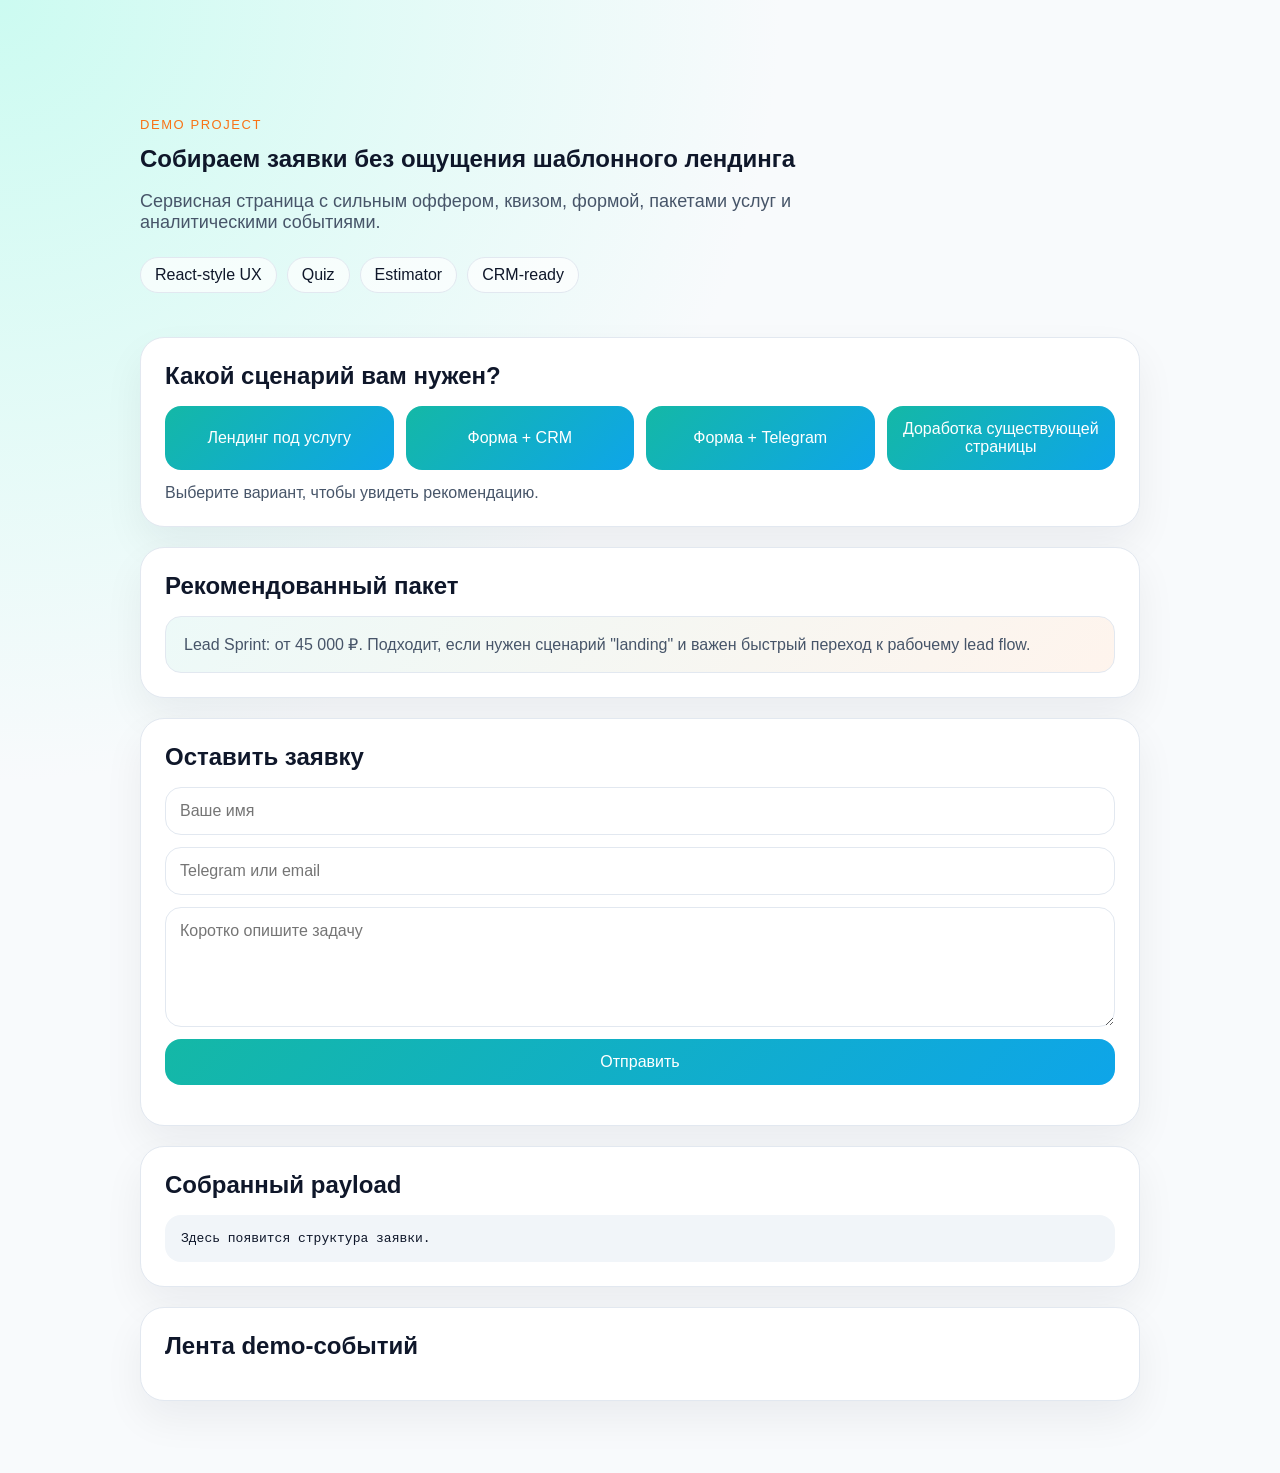
<file: projects/conversion-landing-kit/site/index.html>
﻿<!doctype html>
<html lang="ru">
  <head>
    <meta charset="utf-8">
    <meta name="viewport" content="width=device-width, initial-scale=1">
    <title>Conversion Landing Kit</title>
    <link rel="stylesheet" href="./styles.css">
  </head>
  <body>
    <main class="page">
      <section class="hero">
        <p class="eyebrow">Demo project</p>
        <h1>Собираем заявки без ощущения шаблонного лендинга</h1>
        <p class="lead">Сервисная страница с сильным оффером, квизом, формой, пакетами услуг и аналитическими событиями.</p>
        <div class="hero-chips">
          <span>React-style UX</span>
          <span>Quiz</span>
          <span>Estimator</span>
          <span>CRM-ready</span>
        </div>
      </section>
      <section class="quiz card">
        <h2>Какой сценарий вам нужен?</h2>
        <div class="quiz-grid">
          <button type="button" data-answer="landing">Лендинг под услугу</button>
          <button type="button" data-answer="crm">Форма + CRM</button>
          <button type="button" data-answer="telegram">Форма + Telegram</button>
          <button type="button" data-answer="rescue">Доработка существующей страницы</button>
        </div>
        <div id="quiz-result" class="quiz-result" aria-live="polite">Выберите вариант, чтобы увидеть рекомендацию.</div>
      </section>
      <section class="packages card">
        <h2>Рекомендованный пакет</h2>
        <div id="package-card" class="package-card">После выбора сценария здесь появится подходящий формат реализации.</div>
      </section>
      <section class="form card">
        <h2>Оставить заявку</h2>
        <form id="lead-form">
          <input name="name" type="text" placeholder="Ваше имя" required>
          <input name="contact" type="text" placeholder="Telegram или email" required>
          <textarea name="summary" placeholder="Коротко опишите задачу" required></textarea>
          <button type="submit">Отправить</button>
        </form>
        <p id="submit-state" class="submit-state" aria-live="polite"></p>
      </section>
      <section class="insights card">
        <h2>Собранный payload</h2>
        <pre id="payload-preview" class="payload-preview">Здесь появится структура заявки.</pre>
      </section>
      <section class="analytics card">
        <h2>Лента demo-событий</h2>
        <ul id="analytics-feed" class="analytics-feed"></ul>
      </section>
    </main>
    <script src="./app.js"></script>
  </body>
</html>
</file>
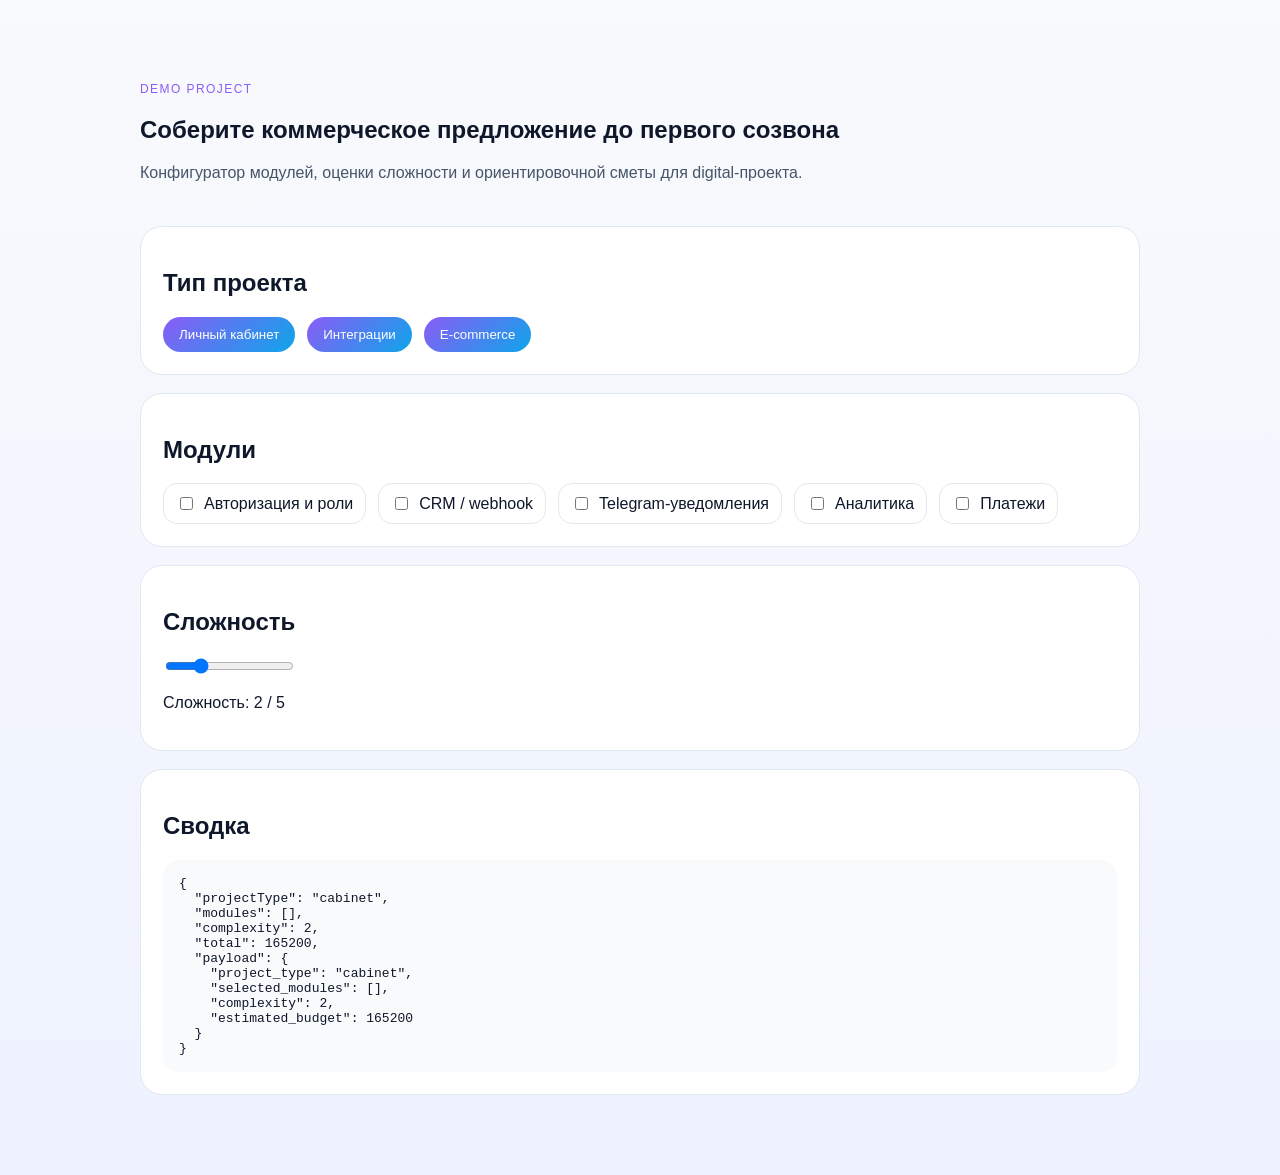
<file: projects/quote-configurator-studio/site/index.html>
﻿<!doctype html>
<html lang="ru">
  <head>
    <meta charset="utf-8">
    <meta name="viewport" content="width=device-width, initial-scale=1">
    <title>Quote Configurator Studio</title>
    <link rel="stylesheet" href="./styles.css">
  </head>
  <body>
    <main class="page">
      <section class="hero">
        <p class="eyebrow">Demo project</p>
        <h1>Соберите коммерческое предложение до первого созвона</h1>
        <p class="lead">Конфигуратор модулей, оценки сложности и ориентировочной сметы для digital-проекта.</p>
      </section>
      <section class="card">
        <h2>Тип проекта</h2>
        <div class="chips" id="project-types">
          <button type="button" data-type="cabinet">Личный кабинет</button>
          <button type="button" data-type="integration">Интеграции</button>
          <button type="button" data-type="ecommerce">E-commerce</button>
        </div>
      </section>
      <section class="card">
        <h2>Модули</h2>
        <div class="modules">
          <label><input type="checkbox" value="auth"> Авторизация и роли</label>
          <label><input type="checkbox" value="crm"> CRM / webhook</label>
          <label><input type="checkbox" value="telegram"> Telegram-уведомления</label>
          <label><input type="checkbox" value="analytics"> Аналитика</label>
          <label><input type="checkbox" value="payments"> Платежи</label>
        </div>
      </section>
      <section class="card">
        <h2>Сложность</h2>
        <input id="complexity" type="range" min="1" max="5" step="1" value="2">
        <p id="complexity-value">Сложность: 2 / 5</p>
      </section>
      <section class="card">
        <h2>Сводка</h2>
        <pre id="quote-summary" class="summary"></pre>
      </section>
    </main>
    <script src="./app.js"></script>
  </body>
</html>
</file>
<file: projects/conversion-landing-kit/site/styles.css>
:root {
  --bg: #f8fafc;
  --panel: #ffffff;
  --text: #0f172a;
  --muted: #475569;
  --line: #e2e8f0;
  --accent: #14b8a6;
  --accent-2: #f97316;
}

* {
  box-sizing: border-box;
}

body {
  margin: 0;
  font-family: "Segoe UI", Arial, sans-serif;
  background: radial-gradient(circle at top left, #ccfbf1 0%, var(--bg) 40%);
  color: var(--text);
}

.page {
  max-width: 1040px;
  margin: 0 auto;
  padding: 48px 20px 72px;
}

.hero {
  padding: 56px 0 24px;
}

.eyebrow {
  text-transform: uppercase;
  letter-spacing: 0.12em;
  color: var(--accent-2);
  font-size: 13px;
}

h1,
h2 {
  margin: 0 0 16px;
}

.lead {
  max-width: 720px;
  color: var(--muted);
  font-size: 18px;
}

.hero-chips {
  display: flex;
  flex-wrap: wrap;
  gap: 10px;
  margin-top: 24px;
}

.hero-chips span {
  border: 1px solid var(--line);
  border-radius: 999px;
  padding: 8px 14px;
  background: rgba(255, 255, 255, 0.7);
}

.card {
  background: var(--panel);
  border: 1px solid var(--line);
  border-radius: 24px;
  padding: 24px;
  margin-top: 20px;
  box-shadow: 0 18px 40px rgba(15, 23, 42, 0.06);
}

.quiz-grid {
  display: grid;
  grid-template-columns: repeat(auto-fit, minmax(180px, 1fr));
  gap: 12px;
}

button,
input,
textarea {
  font: inherit;
}

.quiz-grid button,
form button {
  border: none;
  border-radius: 16px;
  padding: 14px 16px;
  background: linear-gradient(135deg, var(--accent), #0ea5e9);
  color: white;
  cursor: pointer;
}

form {
  display: grid;
  gap: 12px;
}

input,
textarea {
  width: 100%;
  border: 1px solid var(--line);
  border-radius: 16px;
  padding: 14px;
}

textarea {
  min-height: 120px;
  resize: vertical;
}

.quiz-result,
.submit-state {
  color: var(--muted);
  margin-top: 14px;
}

.package-card {
  border-radius: 16px;
  background: linear-gradient(135deg, rgba(20, 184, 166, 0.08), rgba(249, 115, 22, 0.08));
  border: 1px solid var(--line);
  padding: 18px;
  color: var(--muted);
}

.payload-preview {
  margin: 0;
  white-space: pre-wrap;
  border-radius: 16px;
  background: #f1f5f9;
  padding: 16px;
  overflow: auto;
}

.analytics-feed {
  margin: 0;
  padding-left: 18px;
  color: var(--muted);
}
</file>
<file: projects/quote-configurator-studio/site/styles.css>
body {
  margin: 0;
  font-family: "Segoe UI", Arial, sans-serif;
  background: linear-gradient(180deg, #f8fafc 0%, #eef2ff 100%);
  color: #0f172a;
}

.page {
  max-width: 1000px;
  margin: 0 auto;
  padding: 40px 20px 80px;
}

.hero {
  padding: 30px 0 10px;
}

.eyebrow {
  text-transform: uppercase;
  letter-spacing: .12em;
  color: #8b5cf6;
  font-size: 12px;
}

.lead {
  color: #475569;
  max-width: 700px;
}

.card {
  background: white;
  border: 1px solid #e2e8f0;
  border-radius: 22px;
  padding: 22px;
  margin-top: 18px;
}

.chips, .modules {
  display: flex;
  flex-wrap: wrap;
  gap: 12px;
}

.chips button {
  border: none;
  border-radius: 999px;
  padding: 10px 16px;
  background: linear-gradient(135deg, #8b5cf6, #0ea5e9);
  color: white;
  cursor: pointer;
}

.modules label {
  display: inline-flex;
  gap: 8px;
  align-items: center;
  border: 1px solid #e2e8f0;
  border-radius: 14px;
  padding: 10px 12px;
}

.summary {
  margin: 0;
  white-space: pre-wrap;
  background: #f8fafc;
  border-radius: 16px;
  padding: 16px;
}
</file>
